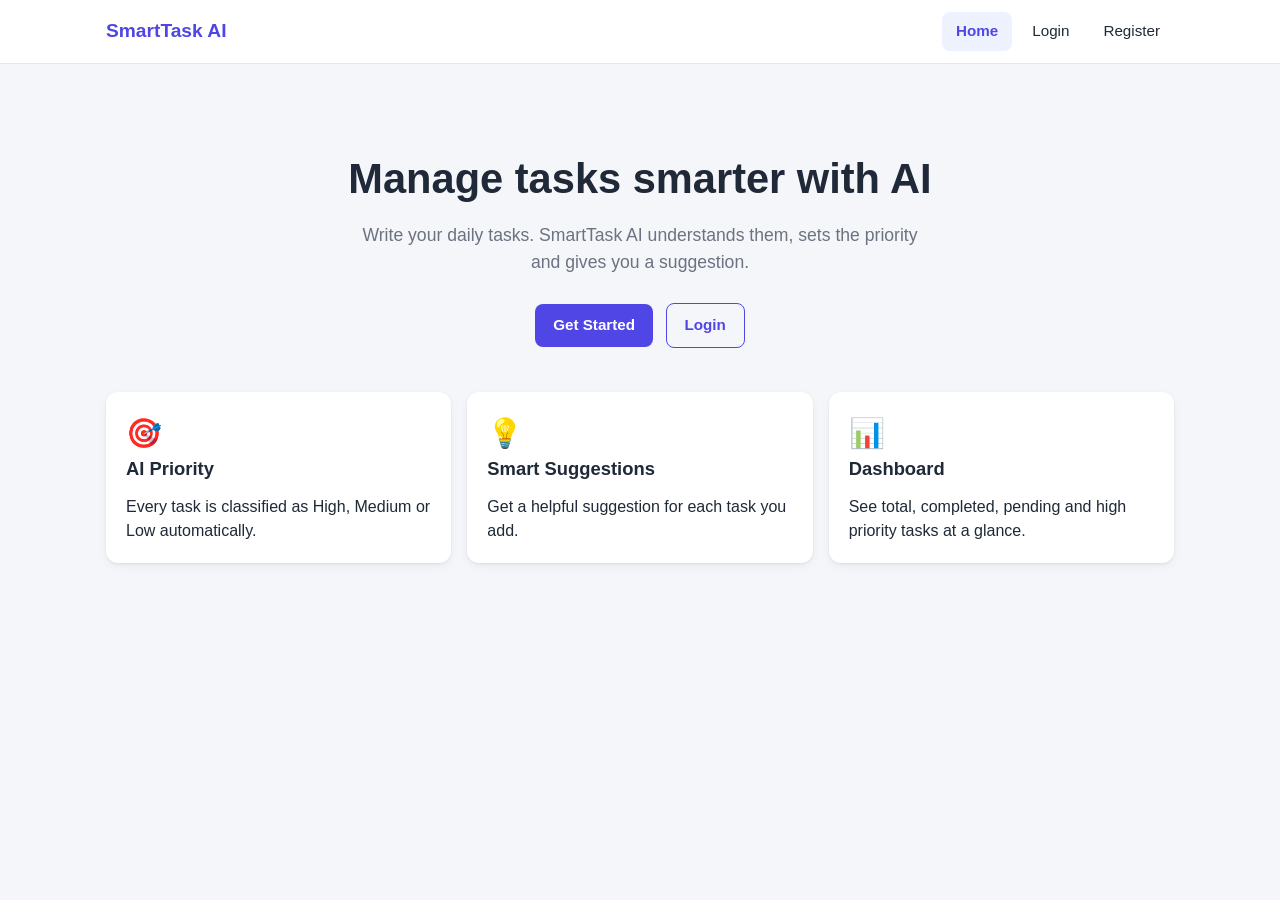
<file: smarttask-ai/frontend/pages/index.html>
<!DOCTYPE html>
<html lang="en">
<head>
  <meta charset="UTF-8">
  <meta name="viewport" content="width=device-width, initial-scale=1.0">
  <title>SmartTask AI – Home</title>
  <link rel="stylesheet" href="../css/style.css">
</head>
<body data-page="home">
  <div id="navbar"></div>
  <main class="container">
    <section class="hero">
      <h1>Manage tasks smarter with AI</h1>
      <p>Write your daily tasks. SmartTask AI understands them, sets the priority and gives you a suggestion.</p>
      <a class="btn" href="register.html">Get Started</a>
      <a class="btn btn-outline" href="login.html">Login</a>
    </section>
    <section class="features">
      <div class="card feature"><div class="icon">🎯</div><h2>AI Priority</h2><p>Every task is classified as High, Medium or Low automatically.</p></div>
      <div class="card feature"><div class="icon">💡</div><h2>Smart Suggestions</h2><p>Get a helpful suggestion for each task you add.</p></div>
      <div class="card feature"><div class="icon">📊</div><h2>Dashboard</h2><p>See total, completed, pending and high priority tasks at a glance.</p></div>
    </section>
  </main>
  <script src="../js/config.js"></script>
  <script src="../js/mock.js"></script>
  <script src="../js/api.js"></script>
  <script src="../js/common.js"></script>
</body>
</html>
</file>
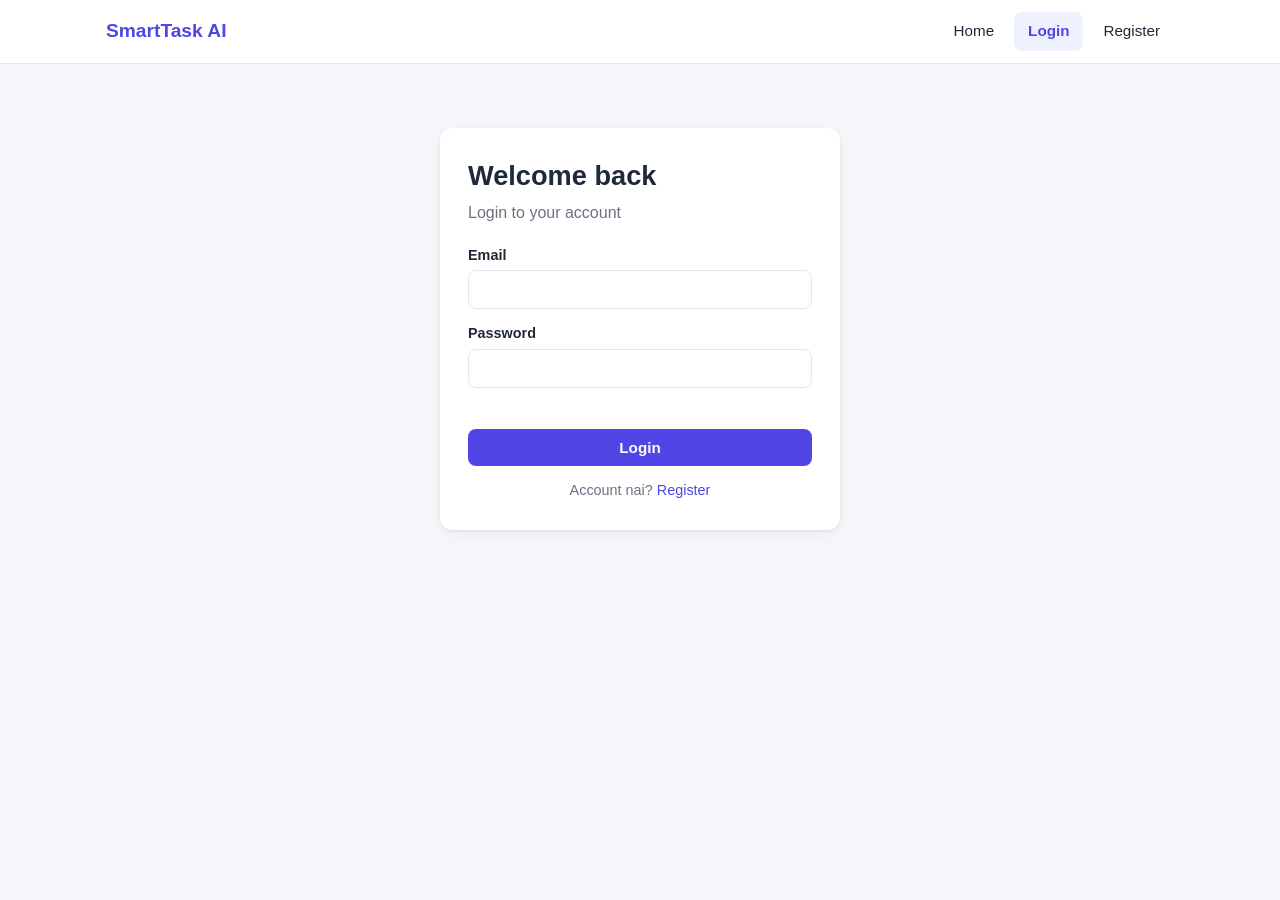
<file: smarttask-ai/frontend/pages/ai-assistant.html>
<!DOCTYPE html>
<html lang="en">
<head>
  <meta charset="UTF-8">
  <meta name="viewport" content="width=device-width, initial-scale=1.0">
  <title>SmartTask AI – AI Assistant</title>
  <link rel="stylesheet" href="../css/style.css">
</head>
<body data-page="ai" data-protected="true">
  <div id="navbar"></div>
  <main class="container">
    <h1>AI Assistant</h1>
    <p class="subtitle">Task likho, AI priority ar suggestion bole dibe</p>

    <div class="card">
      <h2>Task Priority &amp; Suggestion</h2>
      <form id="analyzeForm">
        <div class="form-group"><label for="text">Your task</label>
          <textarea id="text" name="text" placeholder="e.g. Complete Java Assignment Tomorrow" required></textarea></div>
        <button class="btn" type="submit">Analyze with AI</button>
      </form>
      <div class="ai-result" id="aiResult"></div>
    </div>

    <div class="card">
      <h2>Daily Productivity Tip</h2>
      <div class="tip-box" id="tipBox"></div>
      <button class="btn btn-outline btn-sm" id="nextTip">Next tip</button>
    </div>
  </main>
  <script src="../js/config.js"></script>
  <script src="../js/mock.js"></script>
  <script src="../js/api.js"></script>
  <script src="../js/common.js"></script>
  <script src="../js/ai.js"></script>
</body>
</html>
</file>
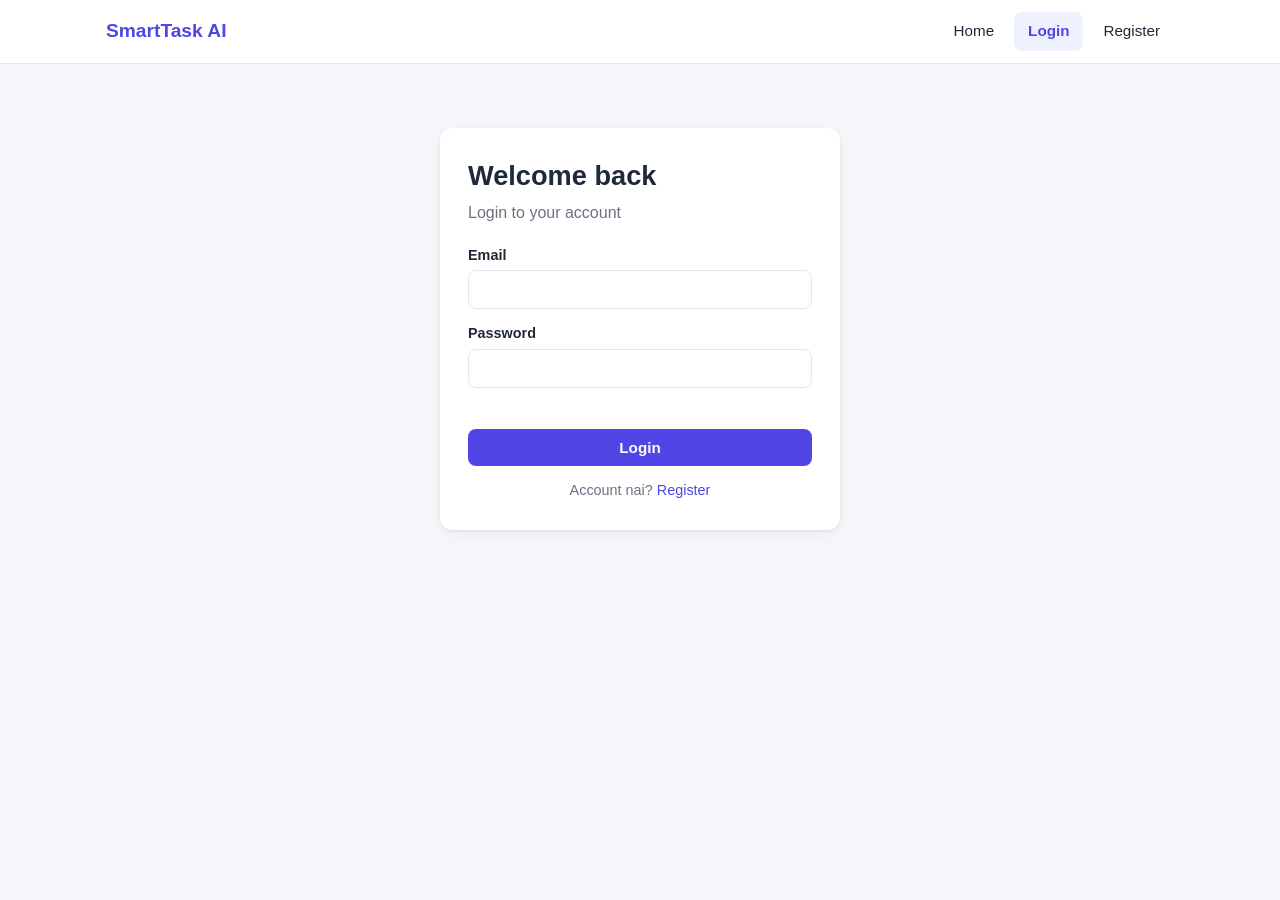
<file: smarttask-ai/frontend/pages/dashboard.html>
<!DOCTYPE html>
<html lang="en">
<head>
  <meta charset="UTF-8">
  <meta name="viewport" content="width=device-width, initial-scale=1.0">
  <title>SmartTask AI – Dashboard</title>
  <link rel="stylesheet" href="../css/style.css">
</head>
<body data-page="dashboard" data-protected="true">
  <div id="navbar"></div>
  <main class="container">
    <h1>Dashboard</h1>
    <p class="subtitle">Tomar task-er overview</p>
    <div class="stats-grid">
      <div class="stat-card"><div class="label">Total Tasks</div><div class="value" id="statTotal">0</div></div>
      <div class="stat-card green"><div class="label">Completed Tasks</div><div class="value" id="statCompleted">0</div></div>
      <div class="stat-card orange"><div class="label">Pending Tasks</div><div class="value" id="statPending">0</div></div>
      <div class="stat-card red"><div class="label">High Priority Tasks</div><div class="value" id="statHigh">0</div></div>
    </div>
    <div class="dashboard-two">
      <div class="card"><h2>Recent Tasks</h2><div id="recentTasks"></div><a class="btn btn-outline btn-sm" href="tasks.html">View all</a></div>
      <div class="card"><h2>Quick Actions</h2>
        <p style="margin-bottom:12px"><a class="btn" href="tasks.html">+ Add New Task</a></p>
        <p><a class="btn btn-outline" href="ai-assistant.html">Ask AI Assistant</a></p>
      </div>
    </div>
  </main>
  <script src="../js/config.js"></script>
  <script src="../js/mock.js"></script>
  <script src="../js/api.js"></script>
  <script src="../js/common.js"></script>
  <script src="../js/dashboard.js"></script>
</body>
</html>
</file>
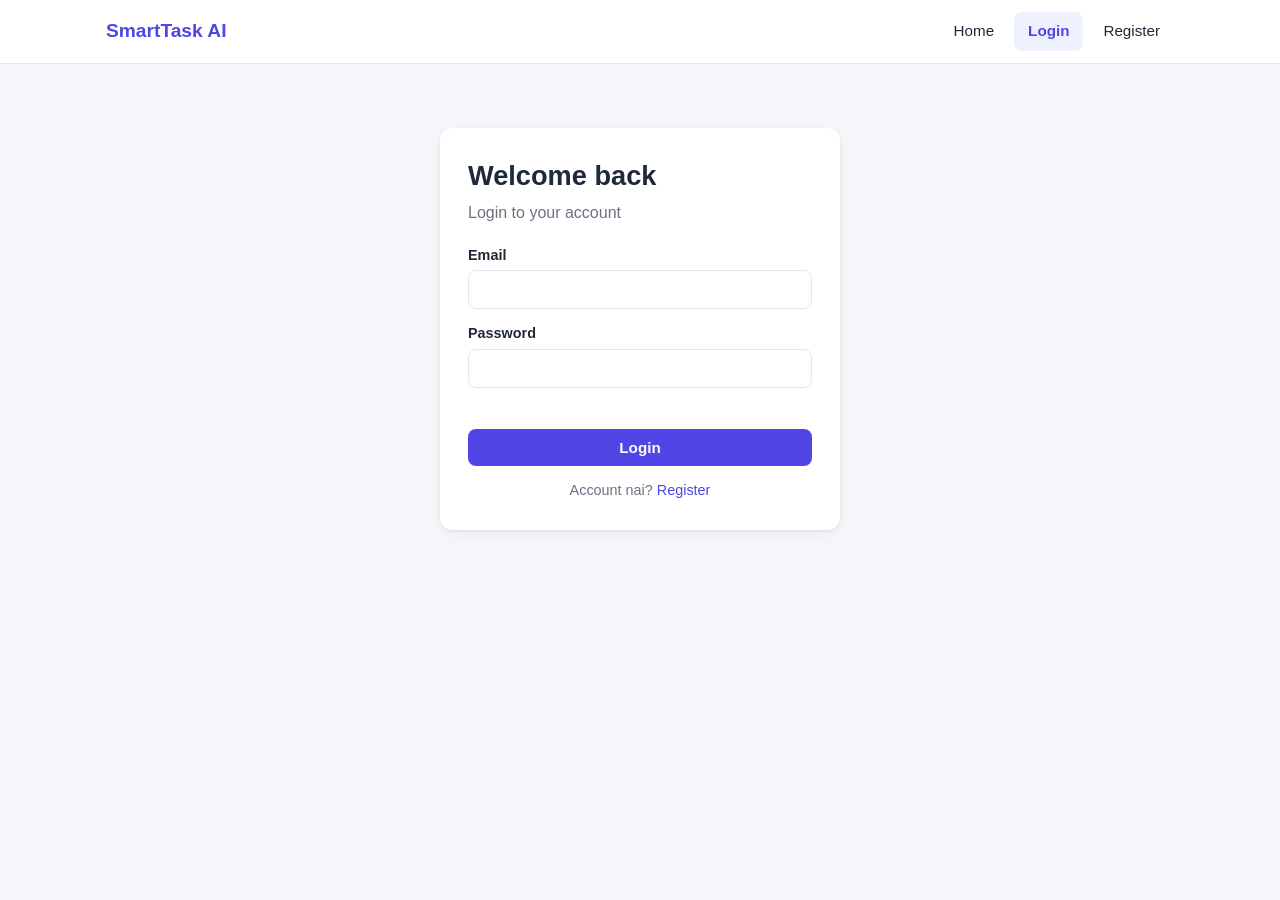
<file: smarttask-ai/frontend/pages/login.html>
<!DOCTYPE html>
<html lang="en">
<head>
  <meta charset="UTF-8">
  <meta name="viewport" content="width=device-width, initial-scale=1.0">
  <title>SmartTask AI – Login</title>
  <link rel="stylesheet" href="../css/style.css">
</head>
<body data-page="login">
  <div id="navbar"></div>
  <main class="container">
    <div class="auth-wrap">
      <div class="card">
        <h1>Welcome back</h1>
        <p class="subtitle">Login to your account</p>
        <form id="loginForm">
          <div class="form-group"><label for="email">Email</label><input type="email" id="email" name="email" required></div>
          <div class="form-group"><label for="password">Password</label><input type="password" id="password" name="password" required></div>
          <div class="error-text" id="formError"></div>
          <button class="btn" type="submit" style="width:100%">Login</button>
        </form>
        <p class="auth-switch">Account nai? <a href="register.html">Register</a></p>
      </div>
    </div>
  </main>
  <script src="../js/config.js"></script>
  <script src="../js/mock.js"></script>
  <script src="../js/api.js"></script>
  <script src="../js/common.js"></script>
  <script src="../js/auth.js"></script>
</body>
</html>
</file>
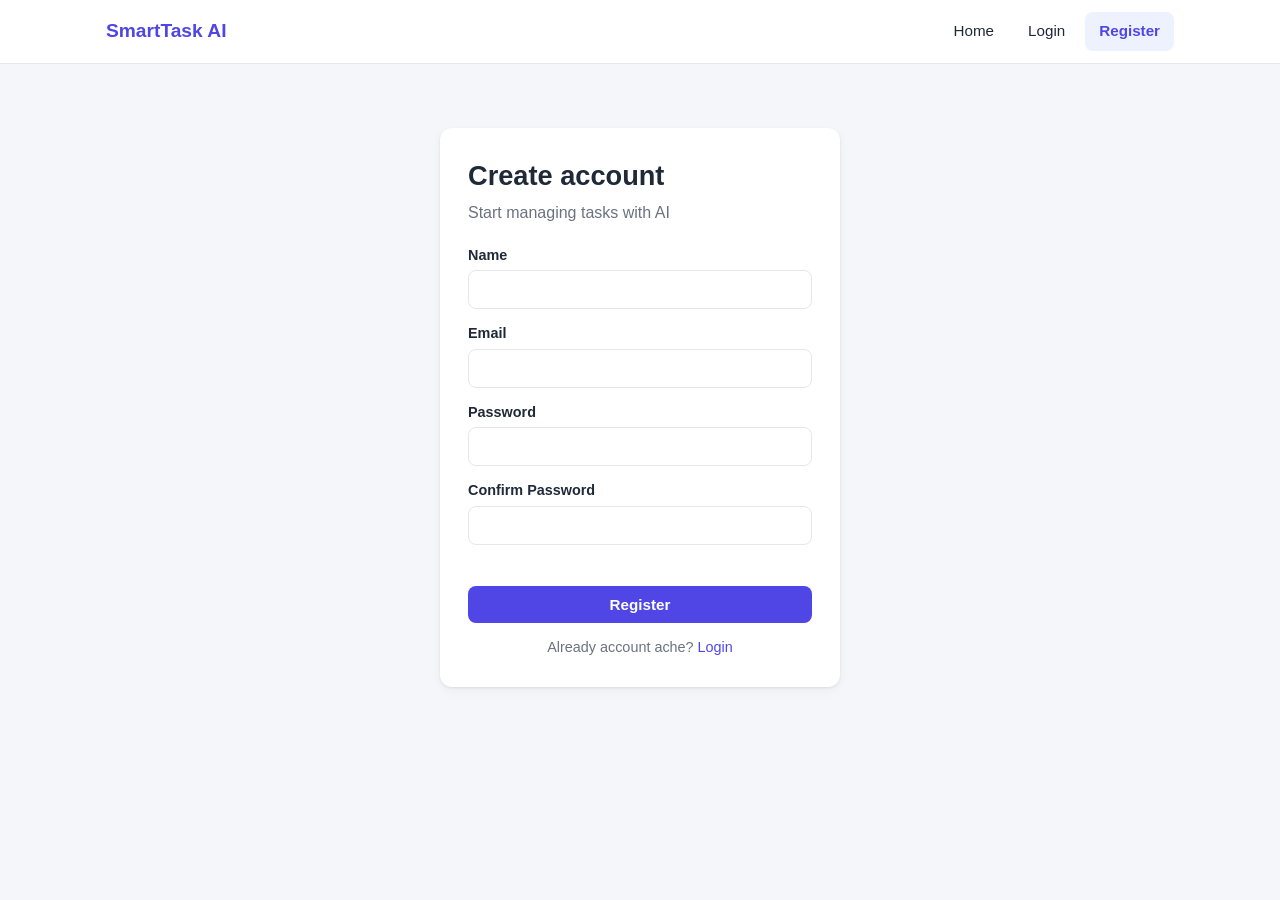
<file: smarttask-ai/frontend/pages/register.html>
<!DOCTYPE html>
<html lang="en">
<head>
  <meta charset="UTF-8">
  <meta name="viewport" content="width=device-width, initial-scale=1.0">
  <title>SmartTask AI – Register</title>
  <link rel="stylesheet" href="../css/style.css">
</head>
<body data-page="register">
  <div id="navbar"></div>
  <main class="container">
    <div class="auth-wrap">
      <div class="card">
        <h1>Create account</h1>
        <p class="subtitle">Start managing tasks with AI</p>
        <form id="registerForm">
          <div class="form-group"><label for="name">Name</label><input type="text" id="name" name="name" required></div>
          <div class="form-group"><label for="email">Email</label><input type="email" id="email" name="email" required></div>
          <div class="form-group"><label for="password">Password</label><input type="password" id="password" name="password" required></div>
          <div class="form-group"><label for="confirm">Confirm Password</label><input type="password" id="confirm" name="confirm" required></div>
          <div class="error-text" id="formError"></div>
          <button class="btn" type="submit" style="width:100%">Register</button>
        </form>
        <p class="auth-switch">Already account ache? <a href="login.html">Login</a></p>
      </div>
    </div>
  </main>
  <script src="../js/config.js"></script>
  <script src="../js/mock.js"></script>
  <script src="../js/api.js"></script>
  <script src="../js/common.js"></script>
  <script src="../js/auth.js"></script>
</body>
</html>
</file>
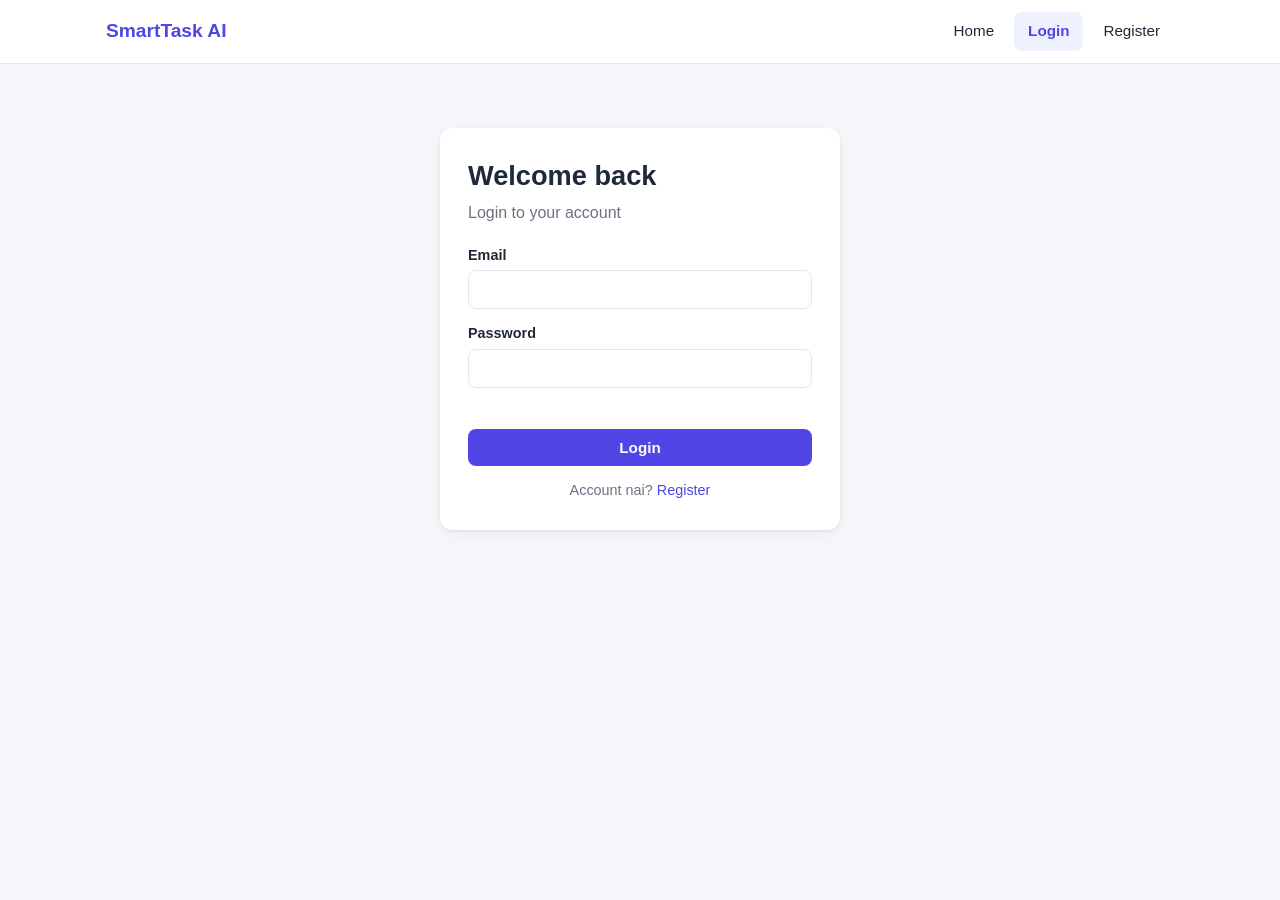
<file: smarttask-ai/frontend/pages/tasks.html>
<!DOCTYPE html>
<html lang="en">
<head>
  <meta charset="UTF-8">
  <meta name="viewport" content="width=device-width, initial-scale=1.0">
  <title>SmartTask AI – My Tasks</title>
  <link rel="stylesheet" href="../css/style.css">
</head>
<body data-page="tasks" data-protected="true">
  <div id="navbar"></div>
  <main class="container">
    <h1>My Tasks</h1>
    <p class="subtitle">Task add koro, AI priority ar suggestion nijei set hobe</p>

    <div class="card">
      <h2>Add New Task</h2>
      <form id="addForm">
        <div class="form-group"><label for="title">Task</label><input type="text" id="title" name="title" placeholder="e.g. Complete Java Assignment Tomorrow" required></div>
        <div class="form-row">
          <div class="form-group"><label for="description">Description (optional)</label><input type="text" id="description" name="description"></div>
          <div class="form-group"><label for="deadline">Deadline (optional)</label><input type="date" id="deadline" name="deadline"></div>
        </div>
        <button class="btn" type="submit">Add Task</button>
      </form>
    </div>

    <div class="card">
      <div class="filters">
        <select id="filterStatus"><option value="all">All status</option><option value="pending">Pending</option><option value="completed">Completed</option></select>
        <select id="filterPriority"><option value="all">All priority</option><option value="High">High</option><option value="Medium">Medium</option><option value="Low">Low</option></select>
      </div>
      <div id="taskList"></div>
    </div>
  </main>

  <div class="modal-backdrop" id="editModal">
    <div class="modal">
      <h2>Edit Task</h2>
      <form id="editForm">
        <input type="hidden" name="id">
        <div class="form-group"><label>Task</label><input type="text" name="title" required></div>
        <div class="form-group"><label>Description</label><input type="text" name="description"></div>
        <div class="form-row">
          <div class="form-group"><label>Deadline</label><input type="date" name="deadline"></div>
          <div class="form-group"><label>Priority</label><select name="priority"><option>High</option><option>Medium</option><option>Low</option></select></div>
        </div>
        <div class="modal-actions">
          <button type="button" class="btn btn-outline" id="cancelEdit">Cancel</button>
          <button type="submit" class="btn">Save</button>
        </div>
      </form>
    </div>
  </div>
  <script src="../js/config.js"></script>
  <script src="../js/mock.js"></script>
  <script src="../js/api.js"></script>
  <script src="../js/common.js"></script>
  <script src="../js/tasks.js"></script>
</body>
</html>
</file>
<file: smarttask-ai/frontend/css/style.css>
:root {
  --primary: #4f46e5; --primary-dark: #4338ca; --primary-soft: #eef2ff;
  --bg: #f5f6fa; --card: #ffffff; --text: #1f2937; --muted: #6b7280; --border: #e5e7eb;
  --high: #dc2626; --high-bg: #fee2e2; --medium: #b45309; --medium-bg: #fef3c7;
  --low: #15803d; --low-bg: #dcfce7; --radius: 12px;
  --shadow: 0 1px 3px rgba(0,0,0,.08), 0 4px 12px rgba(0,0,0,.04);
}
* { box-sizing: border-box; margin: 0; padding: 0; }
body { font-family: "Segoe UI", Arial, sans-serif; background: var(--bg); color: var(--text); line-height: 1.5; }
a { color: var(--primary); text-decoration: none; }
.container { max-width: 1100px; margin: 0 auto; padding: 24px 16px 48px; }
h1 { font-size: 1.7rem; margin-bottom: 4px; }
h2 { font-size: 1.15rem; margin-bottom: 12px; }
.subtitle { color: var(--muted); margin-bottom: 20px; }

/* Navbar */
.navbar { background: var(--card); border-bottom: 1px solid var(--border); position: sticky; top: 0; z-index: 20; }
.nav-inner { max-width: 1100px; margin: 0 auto; padding: 12px 16px; display: flex; align-items: center; justify-content: space-between; }
.brand { font-weight: 700; font-size: 1.2rem; color: var(--primary); }
.nav-links { display: flex; align-items: center; gap: 6px; }
.nav-links a, .nav-links button { padding: 8px 14px; border-radius: 8px; color: var(--text); font-size: .95rem; background: none; border: none; cursor: pointer; }
.nav-links a:hover, .nav-links button:hover { background: var(--primary-soft); }
.nav-links a.active { background: var(--primary-soft); color: var(--primary); font-weight: 600; }
.nav-user { color: var(--muted); font-size: .85rem; margin-right: 6px; }
.hamburger { display: none; background: none; border: none; font-size: 1.6rem; cursor: pointer; }

/* Buttons & forms */
.btn { display: inline-block; padding: 10px 18px; border-radius: 8px; border: none; background: var(--primary); color: #fff; font-size: .95rem; cursor: pointer; font-weight: 600; }
.btn:hover { background: var(--primary-dark); }
.btn:disabled { opacity: .6; cursor: not-allowed; }
.btn-outline { background: transparent; color: var(--primary); border: 1px solid var(--primary); }
.btn-outline:hover { background: var(--primary-soft); }
.btn-danger { background: var(--high); }
.btn-danger:hover { background: #b91c1c; }
.btn-success { background: var(--low); }
.btn-success:hover { background: #166534; }
.btn-sm { padding: 6px 12px; font-size: .85rem; }
label { display: block; font-size: .9rem; font-weight: 600; margin-bottom: 4px; }
input, textarea, select { width: 100%; padding: 10px 12px; border: 1px solid var(--border); border-radius: 8px; font-size: .95rem; font-family: inherit; background: #fff; }
input:focus, textarea:focus, select:focus { outline: 2px solid var(--primary-soft); border-color: var(--primary); }
textarea { resize: vertical; min-height: 80px; }
.form-group { margin-bottom: 14px; }
.form-row { display: grid; grid-template-columns: 1fr 1fr; gap: 12px; }
.error-text { color: var(--high); font-size: .9rem; margin-bottom: 10px; min-height: 1.2em; }

/* Cards */
.card { background: var(--card); border-radius: var(--radius); box-shadow: var(--shadow); padding: 20px; margin-bottom: 20px; }
.stats-grid { display: grid; grid-template-columns: repeat(4, 1fr); gap: 16px; margin-bottom: 20px; }
.stat-card { background: var(--card); border-radius: var(--radius); box-shadow: var(--shadow); padding: 18px; border-left: 4px solid var(--primary); }
.stat-card .label { color: var(--muted); font-size: .85rem; }
.stat-card .value { font-size: 2rem; font-weight: 700; }
.stat-card.green { border-color: var(--low); } .stat-card.orange { border-color: var(--medium); } .stat-card.red { border-color: var(--high); }

/* Badges */
.badge { display: inline-block; padding: 2px 10px; border-radius: 999px; font-size: .78rem; font-weight: 700; }
.badge-high { background: var(--high-bg); color: var(--high); }
.badge-medium { background: var(--medium-bg); color: var(--medium); }
.badge-low { background: var(--low-bg); color: var(--low); }
.badge-completed { background: var(--low-bg); color: var(--low); }
.badge-pending { background: #e0e7ff; color: var(--primary); }

/* Task list */
.filters { display: flex; gap: 10px; flex-wrap: wrap; margin-bottom: 16px; }
.filters select { width: auto; }
.task-item { display: flex; justify-content: space-between; gap: 12px; padding: 14px 0; border-bottom: 1px solid var(--border); }
.task-item:last-child { border-bottom: none; }
.task-title { font-weight: 600; }
.task-title.done { text-decoration: line-through; color: var(--muted); }
.task-meta { display: flex; flex-wrap: wrap; gap: 8px; align-items: center; margin: 4px 0; font-size: .85rem; color: var(--muted); }
.task-suggestion { font-size: .85rem; color: var(--primary); }
.task-actions { display: flex; gap: 6px; align-items: flex-start; flex-wrap: wrap; justify-content: flex-end; }
.empty { text-align: center; color: var(--muted); padding: 30px 0; }

/* Modal */
.modal-backdrop { position: fixed; inset: 0; background: rgba(0,0,0,.4); display: none; align-items: center; justify-content: center; z-index: 50; padding: 16px; }
.modal-backdrop.open { display: flex; }
.modal { background: #fff; border-radius: var(--radius); padding: 24px; width: 100%; max-width: 480px; }
.modal-actions { display: flex; gap: 10px; justify-content: flex-end; margin-top: 8px; }

/* Toast */
#toast { position: fixed; bottom: 20px; right: 20px; z-index: 100; display: flex; flex-direction: column; gap: 8px; }
.toast-msg { background: var(--text); color: #fff; padding: 10px 16px; border-radius: 8px; font-size: .9rem; box-shadow: var(--shadow); }
.toast-msg.error { background: var(--high); }
.toast-msg.success { background: var(--low); }

/* Auth pages */
.auth-wrap { max-width: 400px; margin: 40px auto; }
.auth-wrap .card { padding: 28px; }
.auth-switch { text-align: center; margin-top: 14px; font-size: .9rem; color: var(--muted); }

/* Landing */
.hero { text-align: center; padding: 60px 16px 40px; }
.hero h1 { font-size: 2.6rem; margin-bottom: 12px; }
.hero p { color: var(--muted); max-width: 560px; margin: 0 auto 24px; font-size: 1.1rem; }
.hero .btn { margin: 4px; }
.features { display: grid; grid-template-columns: repeat(3, 1fr); gap: 16px; }
.feature .icon { font-size: 1.8rem; }

/* AI result */
.ai-result { background: var(--primary-soft); border-radius: var(--radius); padding: 18px; margin-top: 16px; display: none; }
.ai-result.show { display: block; }
.ai-result dl { display: grid; grid-template-columns: 130px 1fr; gap: 6px 10px; margin-bottom: 14px; }
.ai-result dt { font-weight: 600; color: var(--muted); }
.tip-box { font-size: 1.05rem; padding: 14px; background: var(--primary-soft); border-radius: 10px; margin-bottom: 12px; }
.dashboard-two { display: grid; grid-template-columns: 2fr 1fr; gap: 20px; }

@media (max-width: 800px) {
  .stats-grid { grid-template-columns: repeat(2, 1fr); }
  .features { grid-template-columns: 1fr; }
  .dashboard-two { grid-template-columns: 1fr; }
  .hamburger { display: block; }
  .nav-links { display: none; position: absolute; top: 100%; left: 0; right: 0; background: var(--card); flex-direction: column; align-items: stretch; padding: 10px 16px; border-bottom: 1px solid var(--border); }
  .nav-links.open { display: flex; }
  .hero h1 { font-size: 2rem; }
}
@media (max-width: 520px) {
  .form-row { grid-template-columns: 1fr; }
  .task-item { flex-direction: column; }
  .task-actions { justify-content: flex-start; }
  .ai-result dl { grid-template-columns: 1fr; }
}
</file>
